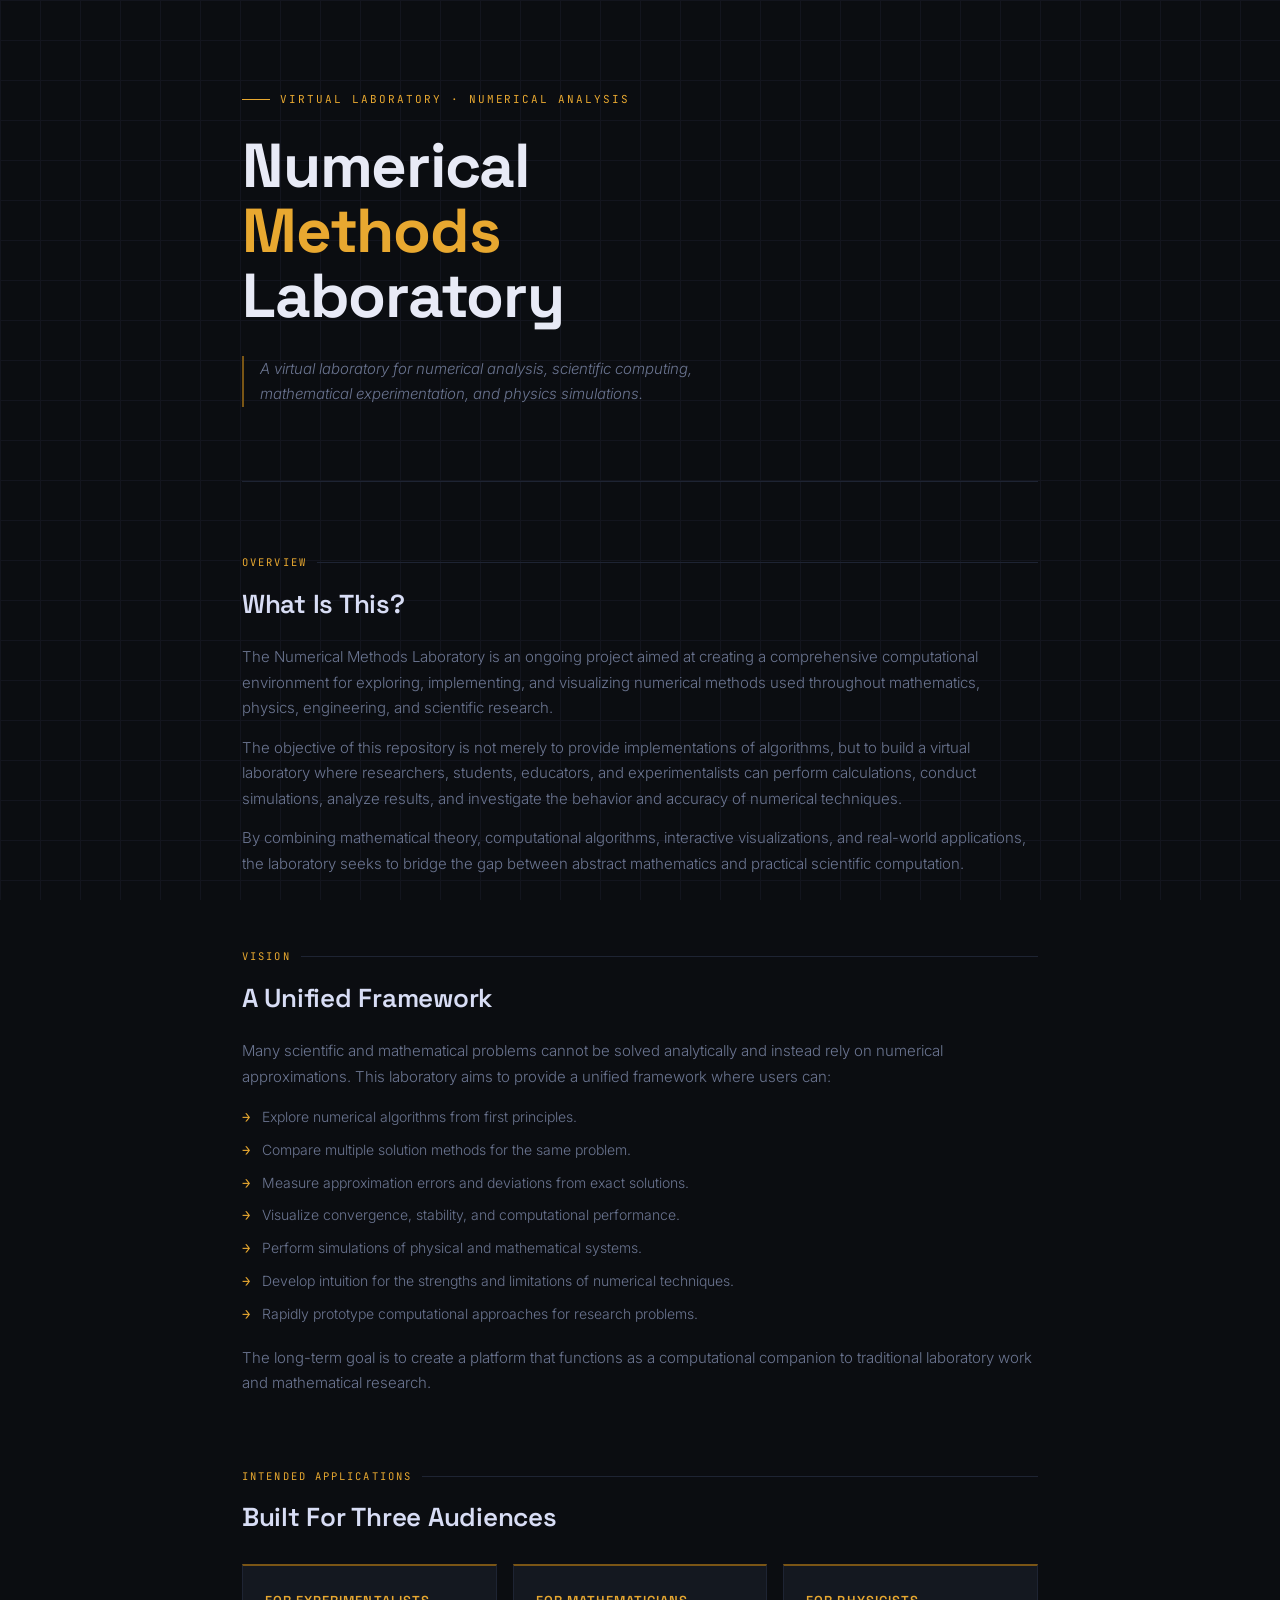
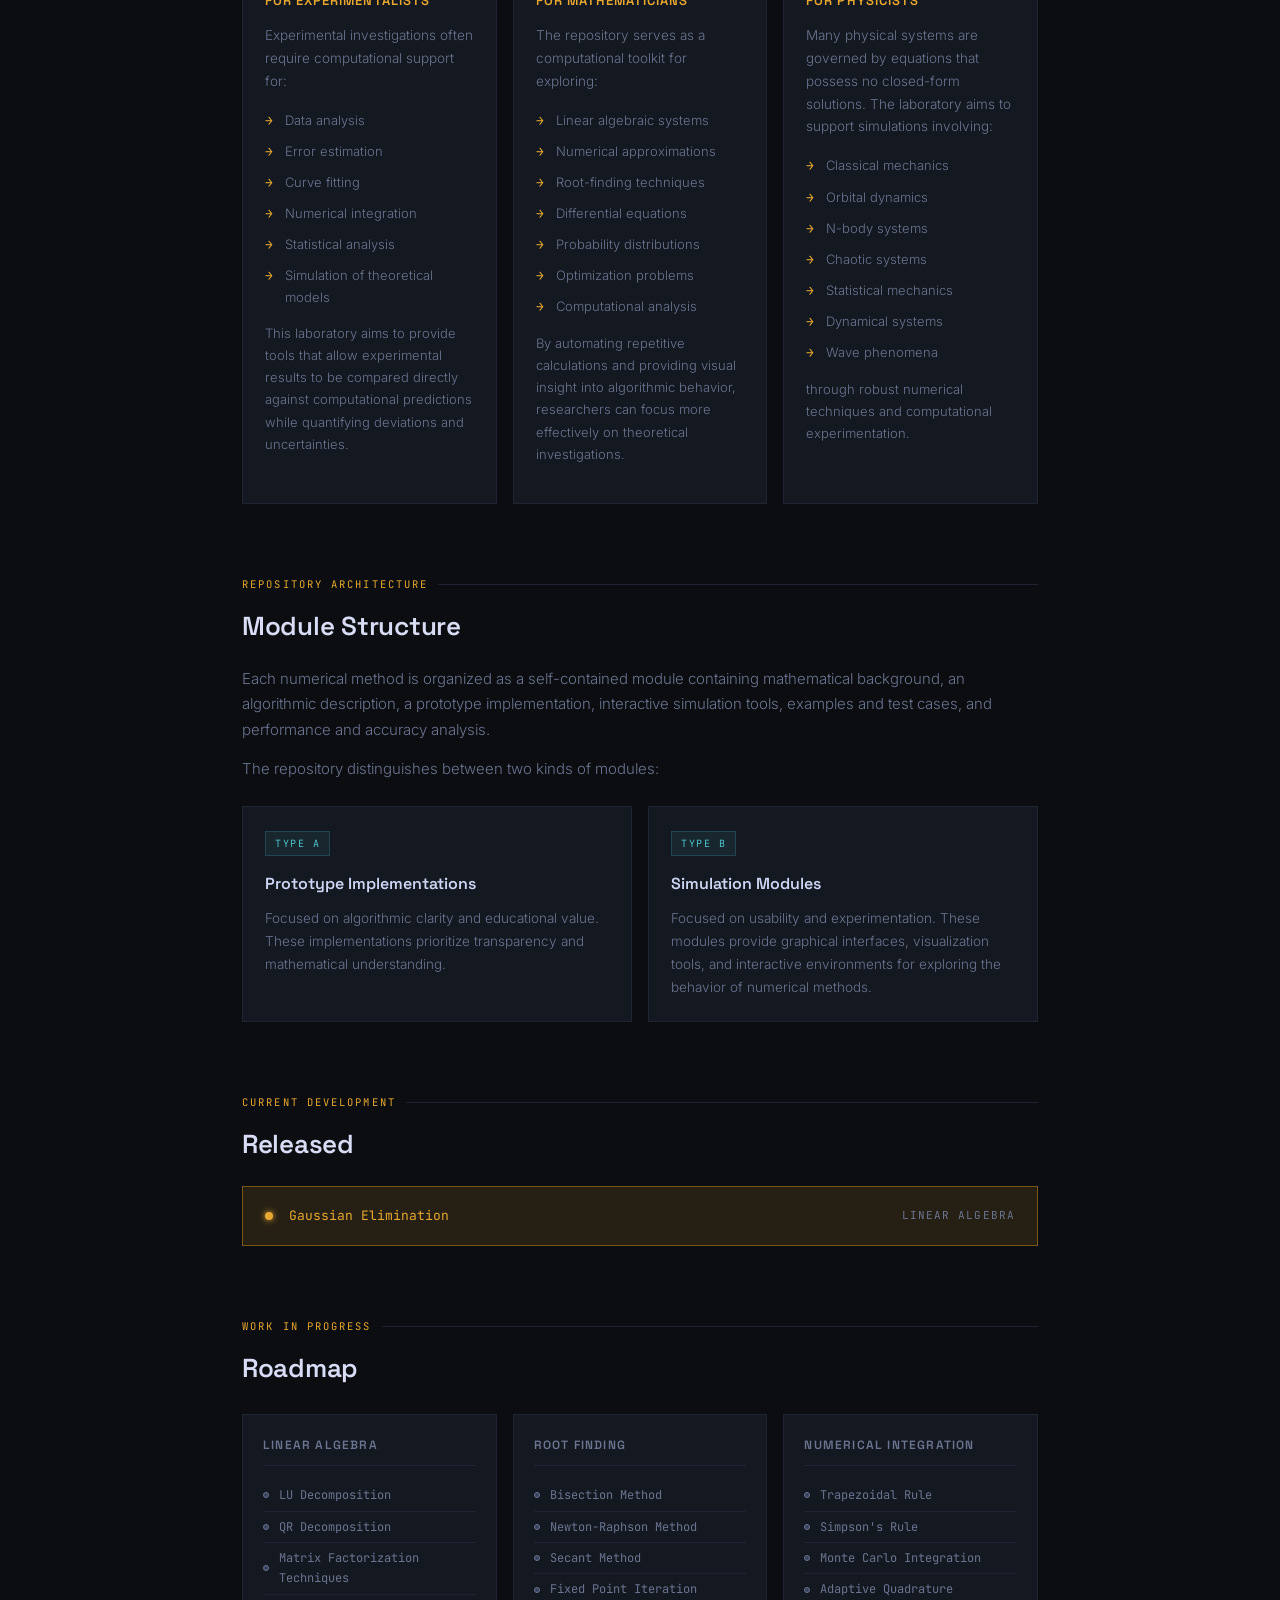
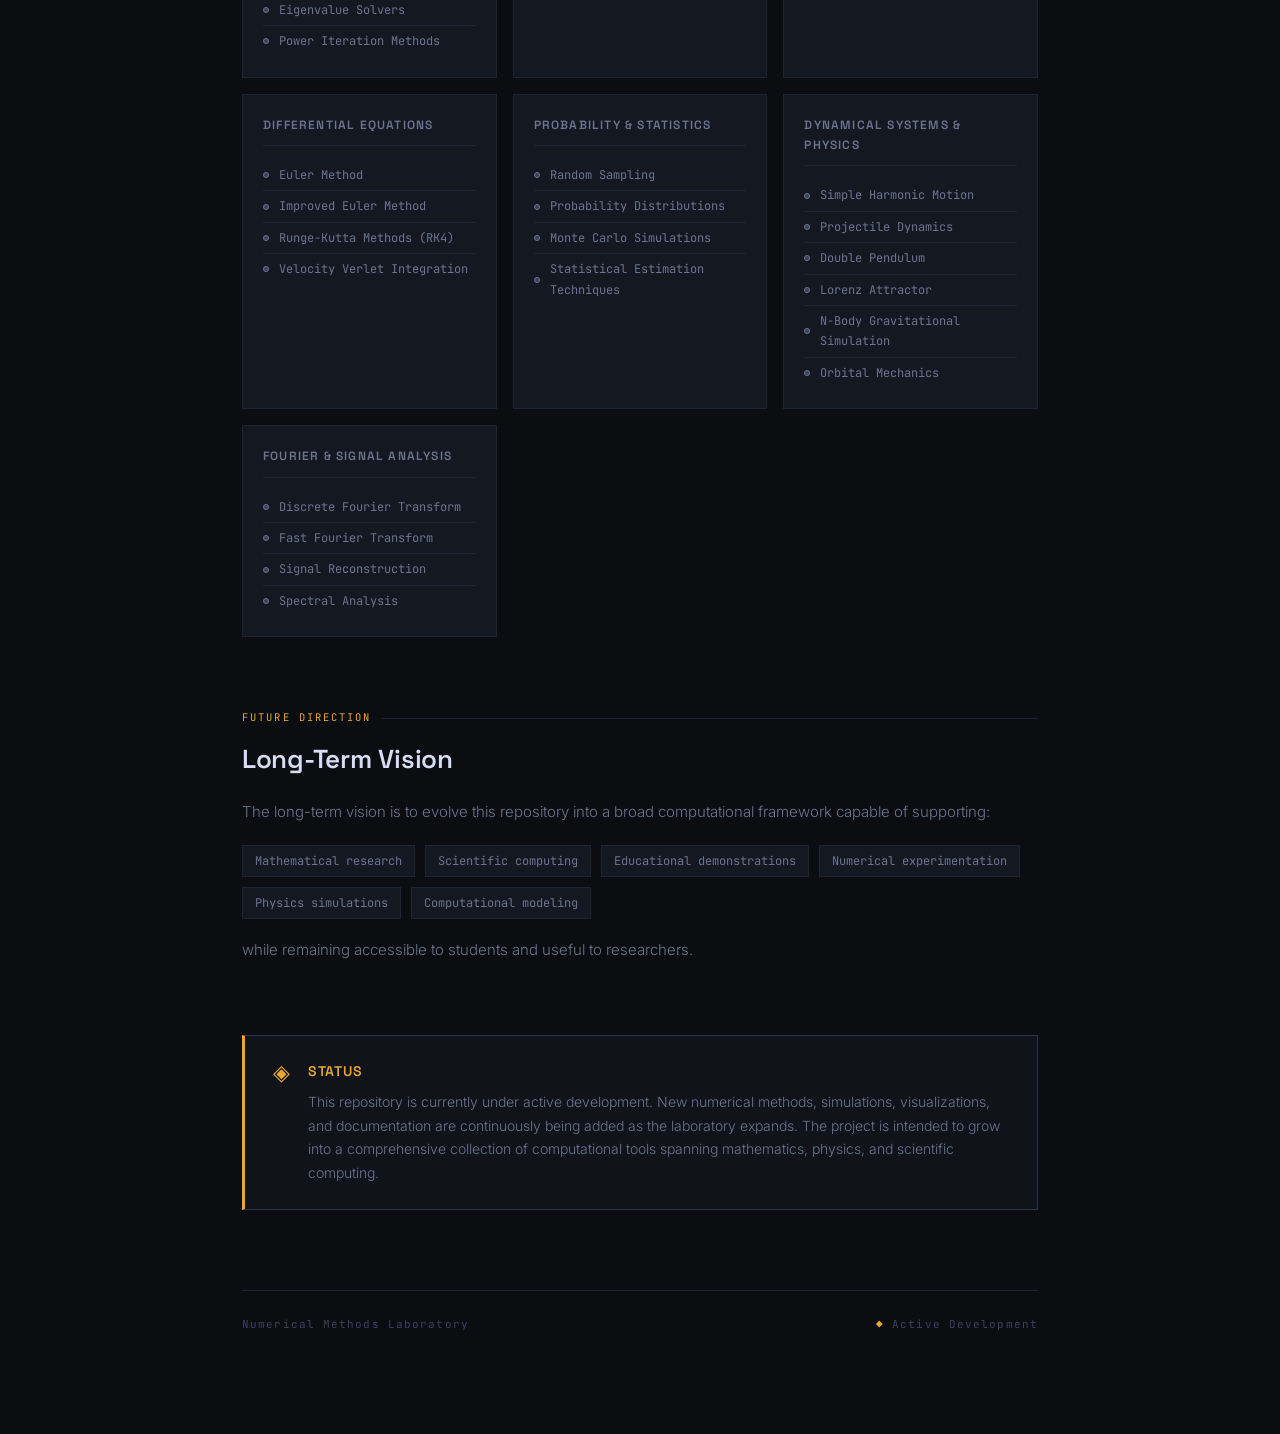
<file: index.html>
<!DOCTYPE html>
<html lang="en">
<head>
<meta charset="UTF-8">
<meta name="viewport" content="width=device-width, initial-scale=1.0">
<title>Numerical Methods Laboratory</title>
<link rel="preconnect" href="https://fonts.googleapis.com">
<link href="https://fonts.googleapis.com/css2?family=Space+Grotesk:wght@300;400;500;600;700&family=JetBrains+Mono:wght@300;400;500&family=Inter:wght@300;400;500&display=swap" rel="stylesheet">
<link rel="stylesheet" href="animations.css">
<style>
  :root {
    --bg:        #0b0d11;
    --bg-panel:  #10131a;
    --bg-card:   #141820;
    --border:    #1e2433;
    --border-lit:#2a3350;
    --amber:     #e8a830;
    --amber-dim: #7a5515;
    --amber-glow:rgba(232,168,48,0.12);
    --teal:      #4fc4cf;
    --teal-dim:  rgba(79,196,207,0.08);
    --text:      #cdd6f4;
    --text-muted:#6b7591;
    --text-faint:#3a4060;
    --mono:      'JetBrains Mono', monospace;
    --sans:      'Space Grotesk', sans-serif;
    --body:      'Inter', sans-serif;
  }

  *, *::before, *::after { box-sizing: border-box; margin: 0; padding: 0; }

  html { scroll-behavior: smooth; }

  body {
    background: var(--bg);
    color: var(--text);
    font-family: var(--body);
    font-size: 15px;
    line-height: 1.7;
    min-height: 100vh;
    overflow-x: hidden;
  }

  /* ── Grid background ── */
  body::before {
    content: '';
    position: fixed;
    inset: 0;
    background-image:
      linear-gradient(var(--text-faint) 1px, transparent 1px),
      linear-gradient(90deg, var(--text-faint) 1px, transparent 1px);
    background-size: 40px 40px;
    opacity: 0.18;
    pointer-events: none;
    z-index: 0;
  }

  .page { position: relative; z-index: 1; max-width: 860px; margin: 0 auto; padding: 0 32px 100px; }

  /* ── Hero ── */
  .hero {
    padding: 90px 0 60px;
    border-bottom: 1px solid var(--border);
  }

  .hero-eyebrow {
    font-family: var(--mono);
    font-size: 11px;
    letter-spacing: 0.18em;
    color: var(--amber);
    text-transform: uppercase;
    margin-bottom: 24px;
    display: flex;
    align-items: center;
    gap: 10px;
  }
  .hero-eyebrow::before {
    content: '';
    display: inline-block;
    width: 28px; height: 1px;
    background: var(--amber);
  }

  .hero-title {
    font-family: var(--sans);
    font-size: clamp(38px, 6vw, 62px);
    font-weight: 700;
    line-height: 1.05;
    letter-spacing: -0.02em;
    color: #e8eaf6;
    margin-bottom: 20px;
  }
  .hero-title span {
    color: var(--amber);
  }

  .hero-subtitle {
    font-family: var(--body);
    font-size: 15px;
    color: var(--text-muted);
    max-width: 520px;
    font-style: italic;
    border-left: 2px solid var(--amber-dim);
    padding-left: 16px;
    margin-top: 28px;
  }

  /* ── Section ── */
  .section {
    margin-top: 72px;
  }

  .section-label {
    font-family: var(--mono);
    font-size: 10.5px;
    letter-spacing: 0.2em;
    text-transform: uppercase;
    color: var(--amber);
    margin-bottom: 10px;
    display: flex;
    align-items: center;
    gap: 10px;
  }
  .section-label::after {
    content: '';
    flex: 1;
    height: 1px;
    background: var(--border);
  }

  .section-title {
    font-family: var(--sans);
    font-size: 26px;
    font-weight: 600;
    letter-spacing: -0.01em;
    color: #d8ddf5;
    margin-bottom: 18px;
  }

  p {
    color: var(--text-muted);
    margin-bottom: 14px;
    font-weight: 300;
  }

  /* ── Vision list ── */
  .bullet-list {
    list-style: none;
    display: grid;
    gap: 8px;
    margin-top: 16px;
  }
  .bullet-list li {
    display: flex;
    align-items: flex-start;
    gap: 12px;
    font-size: 14px;
    color: var(--text-muted);
    font-weight: 300;
  }
  .bullet-list li::before {
    content: '→';
    font-family: var(--mono);
    color: var(--amber);
    flex-shrink: 0;
    margin-top: 1px;
  }

  /* ── Audience cards ── */
  .audience-grid {
    display: grid;
    grid-template-columns: repeat(auto-fit, minmax(240px, 1fr));
    gap: 16px;
    margin-top: 24px;
  }

  .audience-card {
    background: var(--bg-card);
    border: 1px solid var(--border);
    border-top: 2px solid var(--amber-dim);
    padding: 24px 22px;
    transition: border-color 0.2s, background 0.2s;
  }
  .audience-card:hover {
    border-color: var(--border-lit);
    border-top-color: var(--amber);
    background: var(--bg-panel);
  }

  .audience-card-title {
    font-family: var(--sans);
    font-size: 13px;
    font-weight: 600;
    letter-spacing: 0.08em;
    text-transform: uppercase;
    color: var(--amber);
    margin-bottom: 12px;
  }
  .audience-card p {
    font-size: 13.5px;
    margin-bottom: 14px;
  }
  .audience-card .bullet-list li {
    font-size: 13px;
  }

  /* ── Architecture ── */
  .arch-grid {
    display: grid;
    grid-template-columns: 1fr 1fr;
    gap: 16px;
    margin-top: 24px;
  }
  @media (max-width: 560px) { .arch-grid { grid-template-columns: 1fr; } }

  .arch-card {
    background: var(--bg-card);
    border: 1px solid var(--border);
    padding: 22px;
  }

  .arch-card-badge {
    font-family: var(--mono);
    font-size: 10px;
    letter-spacing: 0.15em;
    text-transform: uppercase;
    color: var(--teal);
    background: var(--teal-dim);
    border: 1px solid rgba(79,196,207,0.2);
    padding: 3px 9px;
    display: inline-block;
    margin-bottom: 14px;
  }

  .arch-card h3 {
    font-family: var(--sans);
    font-size: 16px;
    font-weight: 600;
    color: #cdd6f4;
    margin-bottom: 10px;
  }
  .arch-card p { font-size: 13.5px; margin-bottom: 0; }

  /* ── Development status ── */
  .dev-section { margin-top: 72px; }

  .dev-columns {
    display: grid;
    grid-template-columns: repeat(auto-fill, minmax(220px, 1fr));
    gap: 16px;
    margin-top: 24px;
  }

  .dev-card {
    background: var(--bg-card);
    border: 1px solid var(--border);
    padding: 20px;
  }

  .dev-card-header {
    font-family: var(--sans);
    font-size: 12px;
    font-weight: 600;
    letter-spacing: 0.1em;
    text-transform: uppercase;
    color: var(--text-muted);
    margin-bottom: 14px;
    padding-bottom: 10px;
    border-bottom: 1px solid var(--border);
  }

  .method-item {
    display: flex;
    align-items: center;
    gap: 10px;
    padding: 5px 0;
    font-family: var(--mono);
    font-size: 12px;
    color: var(--text-muted);
    border-bottom: 1px solid var(--border);
  }
  .method-item:last-child { border-bottom: none; }

  .dot {
    width: 6px; height: 6px;
    border-radius: 50%;
    flex-shrink: 0;
  }
  .dot-done    { background: var(--amber); box-shadow: 0 0 6px var(--amber); }
  .dot-wip     { background: var(--text-faint); border: 1px solid var(--text-muted); }

  /* ── Current (done) highlight ── */
  .current-card {
    background: var(--amber-glow);
    border: 1px solid var(--amber-dim);
    padding: 18px 22px;
    display: flex;
    align-items: center;
    gap: 16px;
    margin-top: 20px;
  }
  .current-card .dot-done { width: 8px; height: 8px; }
  .current-card span {
    font-family: var(--mono);
    font-size: 13px;
    color: var(--amber);
  }
  .current-card .category {
    font-size: 11px;
    color: var(--text-muted);
    font-family: var(--mono);
    margin-left: auto;
    letter-spacing: 0.1em;
    text-transform: uppercase;
  }

  /* ── Future / Status ── */
  .future-list {
    display: flex;
    flex-wrap: wrap;
    gap: 10px;
    margin-top: 20px;
  }
  .future-tag {
    font-family: var(--mono);
    font-size: 12px;
    color: var(--text-muted);
    border: 1px solid var(--border);
    padding: 5px 12px;
    background: var(--bg-card);
  }

  .status-banner {
    margin-top: 72px;
    border: 1px solid var(--border-lit);
    border-left: 3px solid var(--amber);
    padding: 24px 28px;
    background: var(--bg-panel);
    display: flex;
    align-items: flex-start;
    gap: 18px;
  }
  .status-icon {
    font-family: var(--mono);
    font-size: 22px;
    color: var(--amber);
    flex-shrink: 0;
    line-height: 1;
    margin-top: 2px;
  }
  .status-banner h3 {
    font-family: var(--sans);
    font-size: 14px;
    font-weight: 600;
    color: var(--amber);
    margin-bottom: 6px;
    letter-spacing: 0.05em;
    text-transform: uppercase;
  }
  .status-banner p { margin-bottom: 0; font-size: 14px; }

  /* ── Footer ── */
  footer {
    margin-top: 80px;
    padding-top: 24px;
    border-top: 1px solid var(--border);
    display: flex;
    align-items: center;
    justify-content: space-between;
    flex-wrap: wrap;
    gap: 12px;
  }
  footer span {
    font-family: var(--mono);
    font-size: 11px;
    color: var(--text-faint);
    letter-spacing: 0.1em;
  }
  .footer-dot { color: var(--amber); }
</style>
</head>
<body>
<div class="page">

  <!-- HERO -->
  <header class="hero">
    <div class="hero-eyebrow">Virtual Laboratory · Numerical Analysis</div>
    <h1 class="hero-title">Numerical<br><span>Methods</span><br>Laboratory</h1>
    <p class="hero-subtitle">
      A virtual laboratory for numerical analysis, scientific computing,
      mathematical experimentation, and physics simulations.
    </p>
  </header>

  <!-- OVERVIEW -->
  <section class="section">
    <div class="section-label">Overview</div>
    <h2 class="section-title">What Is This?</h2>
    <p>
      The Numerical Methods Laboratory is an ongoing project aimed at creating a comprehensive computational
      environment for exploring, implementing, and visualizing numerical methods used throughout mathematics,
      physics, engineering, and scientific research.
    </p>
    <p>
      The objective of this repository is not merely to provide implementations of algorithms, but to build
      a virtual laboratory where researchers, students, educators, and experimentalists can perform
      calculations, conduct simulations, analyze results, and investigate the behavior and accuracy of
      numerical techniques.
    </p>
    <p>
      By combining mathematical theory, computational algorithms, interactive visualizations, and real-world
      applications, the laboratory seeks to bridge the gap between abstract mathematics and practical
      scientific computation.
    </p>
  </section>

  <!-- VISION -->
  <section class="section">
    <div class="section-label">Vision</div>
    <h2 class="section-title">A Unified Framework</h2>
    <p>
      Many scientific and mathematical problems cannot be solved analytically and instead rely on numerical
      approximations. This laboratory aims to provide a unified framework where users can:
    </p>
    <ul class="bullet-list">
      <li>Explore numerical algorithms from first principles.</li>
      <li>Compare multiple solution methods for the same problem.</li>
      <li>Measure approximation errors and deviations from exact solutions.</li>
      <li>Visualize convergence, stability, and computational performance.</li>
      <li>Perform simulations of physical and mathematical systems.</li>
      <li>Develop intuition for the strengths and limitations of numerical techniques.</li>
      <li>Rapidly prototype computational approaches for research problems.</li>
    </ul>
    <p style="margin-top:18px;">
      The long-term goal is to create a platform that functions as a computational companion to traditional
      laboratory work and mathematical research.
    </p>
  </section>

  <!-- INTENDED APPLICATIONS -->
  <section class="section">
    <div class="section-label">Intended Applications</div>
    <h2 class="section-title">Built For Three Audiences</h2>
    <div class="audience-grid">

      <div class="audience-card">
        <div class="audience-card-title">For Experimentalists</div>
        <p>Experimental investigations often require computational support for:</p>
        <ul class="bullet-list">
          <li>Data analysis</li>
          <li>Error estimation</li>
          <li>Curve fitting</li>
          <li>Numerical integration</li>
          <li>Statistical analysis</li>
          <li>Simulation of theoretical models</li>
        </ul>
        <p style="margin-top:14px;font-size:13px;">
          This laboratory aims to provide tools that allow experimental results to be compared directly
          against computational predictions while quantifying deviations and uncertainties.
        </p>
      </div>

      <div class="audience-card">
        <div class="audience-card-title">For Mathematicians</div>
        <p>The repository serves as a computational toolkit for exploring:</p>
        <ul class="bullet-list">
          <li>Linear algebraic systems</li>
          <li>Numerical approximations</li>
          <li>Root-finding techniques</li>
          <li>Differential equations</li>
          <li>Probability distributions</li>
          <li>Optimization problems</li>
          <li>Computational analysis</li>
        </ul>
        <p style="margin-top:14px;font-size:13px;">
          By automating repetitive calculations and providing visual insight into algorithmic behavior,
          researchers can focus more effectively on theoretical investigations.
        </p>
      </div>

      <div class="audience-card">
        <div class="audience-card-title">For Physicists</div>
        <p>Many physical systems are governed by equations that possess no closed-form solutions. The laboratory aims to support simulations involving:</p>
        <ul class="bullet-list">
          <li>Classical mechanics</li>
          <li>Orbital dynamics</li>
          <li>N-body systems</li>
          <li>Chaotic systems</li>
          <li>Statistical mechanics</li>
          <li>Dynamical systems</li>
          <li>Wave phenomena</li>
        </ul>
        <p style="margin-top:14px;font-size:13px;">
          through robust numerical techniques and computational experimentation.
        </p>
      </div>

    </div>
  </section>

  <!-- ARCHITECTURE -->
  <section class="section">
    <div class="section-label">Repository Architecture</div>
    <h2 class="section-title">Module Structure</h2>
    <p>
      Each numerical method is organized as a self-contained module containing mathematical background,
      an algorithmic description, a prototype implementation, interactive simulation tools, examples
      and test cases, and performance and accuracy analysis.
    </p>
    <p>The repository distinguishes between two kinds of modules:</p>
    <div class="arch-grid">
      <div class="arch-card">
        <div class="arch-card-badge">Type A</div>
        <h3>Prototype Implementations</h3>
        <p>Focused on algorithmic clarity and educational value. These implementations prioritize
        transparency and mathematical understanding.</p>
      </div>
      <div class="arch-card">
        <div class="arch-card-badge">Type B</div>
        <h3>Simulation Modules</h3>
        <p>Focused on usability and experimentation. These modules provide graphical interfaces,
        visualization tools, and interactive environments for exploring the behavior of numerical methods.</p>
      </div>
    </div>
  </section>

  <!-- CURRENT DEVELOPMENT -->
  <section class="section">
    <div class="section-label">Current Development</div>
    <h2 class="section-title">Released</h2>
    <div class="current-card">
      <div class="dot dot-done"></div>
      <span>Gaussian Elimination</span>
      <span class="category">Linear Algebra</span>
    </div>
  </section>

  <!-- WORK IN PROGRESS -->
  <div class="dev-section">
    <div class="section-label">Work In Progress</div>
    <h2 class="section-title">Roadmap</h2>
    <div class="dev-columns">

      <div class="dev-card">
        <div class="dev-card-header">Linear Algebra</div>
        <div class="method-item"><div class="dot dot-wip"></div>LU Decomposition</div>
        <div class="method-item"><div class="dot dot-wip"></div>QR Decomposition</div>
        <div class="method-item"><div class="dot dot-wip"></div>Matrix Factorization Techniques</div>
        <div class="method-item"><div class="dot dot-wip"></div>Eigenvalue Solvers</div>
        <div class="method-item"><div class="dot dot-wip"></div>Power Iteration Methods</div>
      </div>

      <div class="dev-card">
        <div class="dev-card-header">Root Finding</div>
        <div class="method-item"><div class="dot dot-wip"></div>Bisection Method</div>
        <div class="method-item"><div class="dot dot-wip"></div>Newton-Raphson Method</div>
        <div class="method-item"><div class="dot dot-wip"></div>Secant Method</div>
        <div class="method-item"><div class="dot dot-wip"></div>Fixed Point Iteration</div>
      </div>

      <div class="dev-card">
        <div class="dev-card-header">Numerical Integration</div>
        <div class="method-item"><div class="dot dot-wip"></div>Trapezoidal Rule</div>
        <div class="method-item"><div class="dot dot-wip"></div>Simpson's Rule</div>
        <div class="method-item"><div class="dot dot-wip"></div>Monte Carlo Integration</div>
        <div class="method-item"><div class="dot dot-wip"></div>Adaptive Quadrature</div>
      </div>

      <div class="dev-card">
        <div class="dev-card-header">Differential Equations</div>
        <div class="method-item"><div class="dot dot-wip"></div>Euler Method</div>
        <div class="method-item"><div class="dot dot-wip"></div>Improved Euler Method</div>
        <div class="method-item"><div class="dot dot-wip"></div>Runge-Kutta Methods (RK4)</div>
        <div class="method-item"><div class="dot dot-wip"></div>Velocity Verlet Integration</div>
      </div>

      <div class="dev-card">
        <div class="dev-card-header">Probability & Statistics</div>
        <div class="method-item"><div class="dot dot-wip"></div>Random Sampling</div>
        <div class="method-item"><div class="dot dot-wip"></div>Probability Distributions</div>
        <div class="method-item"><div class="dot dot-wip"></div>Monte Carlo Simulations</div>
        <div class="method-item"><div class="dot dot-wip"></div>Statistical Estimation Techniques</div>
      </div>

      <div class="dev-card">
        <div class="dev-card-header">Dynamical Systems & Physics</div>
        <div class="method-item"><div class="dot dot-wip"></div>Simple Harmonic Motion</div>
        <div class="method-item"><div class="dot dot-wip"></div>Projectile Dynamics</div>
        <div class="method-item"><div class="dot dot-wip"></div>Double Pendulum</div>
        <div class="method-item"><div class="dot dot-wip"></div>Lorenz Attractor</div>
        <div class="method-item"><div class="dot dot-wip"></div>N-Body Gravitational Simulation</div>
        <div class="method-item"><div class="dot dot-wip"></div>Orbital Mechanics</div>
      </div>

      <div class="dev-card">
        <div class="dev-card-header">Fourier & Signal Analysis</div>
        <div class="method-item"><div class="dot dot-wip"></div>Discrete Fourier Transform</div>
        <div class="method-item"><div class="dot dot-wip"></div>Fast Fourier Transform</div>
        <div class="method-item"><div class="dot dot-wip"></div>Signal Reconstruction</div>
        <div class="method-item"><div class="dot dot-wip"></div>Spectral Analysis</div>
      </div>

    </div>
  </div>

  <!-- FUTURE DIRECTION -->
  <section class="section">
    <div class="section-label">Future Direction</div>
    <h2 class="section-title">Long-Term Vision</h2>
    <p>
      The long-term vision is to evolve this repository into a broad computational framework capable of
      supporting:
    </p>
    <div class="future-list">
      <span class="future-tag">Mathematical research</span>
      <span class="future-tag">Scientific computing</span>
      <span class="future-tag">Educational demonstrations</span>
      <span class="future-tag">Numerical experimentation</span>
      <span class="future-tag">Physics simulations</span>
      <span class="future-tag">Computational modeling</span>
    </div>
    <p style="margin-top:18px;">
      while remaining accessible to students and useful to researchers.
    </p>
  </section>

  <!-- STATUS BANNER -->
  <div class="status-banner">
    <div class="status-icon">◈</div>
    <div>
      <h3>Status</h3>
      <p>
        This repository is currently under active development. New numerical methods, simulations,
        visualizations, and documentation are continuously being added as the laboratory expands.
        The project is intended to grow into a comprehensive collection of computational tools spanning
        mathematics, physics, and scientific computing.
      </p>
    </div>
  </div>

  <footer>
    <span>Numerical Methods Laboratory</span>
    <span><span class="footer-dot">◆</span> Active Development</span>
  </footer>

</div>

<script>
  // Observe .section, .dev-section, .status-banner, footer
  const targets = document.querySelectorAll(
    '.section, .dev-section, .status-banner, footer'
  );

  const observer = new IntersectionObserver(
    (entries) => {
      entries.forEach((entry) => {
        if (entry.isIntersecting) {
          entry.target.classList.add('is-visible');
          observer.unobserve(entry.target); // fire once
        }
      });
    },
    { threshold: 0.08 }
  );

  targets.forEach((el) => observer.observe(el));
</script>
</body>
</html>
</file>
<file: animations.css>
/* ═══════════════════════════════════════════════════════════════
   NUMERICAL METHODS LABORATORY · animations.css
   ─────────────────────────────────────────────────────────────── */

/* ── 1. Reduced-motion override (always first) ────────────────── */
@media (prefers-reduced-motion: reduce) {
  *, *::before, *::after {
    animation-duration: 0.01ms !important;
    animation-iteration-count: 1 !important;
    transition-duration: 0.01ms !important;
  }
}


/* ══════════════════════════════════════════════════════════════
   2. KEYFRAMES
   ══════════════════════════════════════════════════════════════ */

/* Grid background slow drift */
@keyframes grid-drift {
  0%   { transform: translate(0, 0); }
  100% { transform: translate(40px, 40px); }
}

/* Hero title lines slide up + fade in */
@keyframes slide-up {
  from { opacity: 0; transform: translateY(22px); }
  to   { opacity: 1; transform: translateY(0); }
}

/* Eyebrow line extends left-to-right */
@keyframes line-grow {
  from { width: 0; }
  to   { width: 28px; }
}

/* Eyebrow text fades in after line */
@keyframes fade-in {
  from { opacity: 0; }
  to   { opacity: 1; }
}

/* Left-border quote slides in from left */
@keyframes border-reveal {
  from { opacity: 0; transform: translateX(-12px); }
  to   { opacity: 1; transform: translateX(0); }
}

/* Section label rule extends right */
@keyframes rule-grow {
  from { flex-basis: 0; opacity: 0; }
  to   { flex-basis: auto; opacity: 1; }
}

/* Cards enter from below */
@keyframes card-rise {
  from { opacity: 0; transform: translateY(18px); }
  to   { opacity: 1; transform: translateY(0); }
}

/* Amber dot pulse (released item) */
@keyframes dot-pulse {
  0%, 100% { box-shadow: 0 0 4px 1px rgba(232, 168, 48, 0.5); }
  50%       { box-shadow: 0 0 10px 4px rgba(232, 168, 48, 0.9); }
}

/* Scanline sweep across the hero (CRT feel) */
@keyframes scanline {
  0%   { top: -8%; }
  100% { top: 108%; }
}

/* Footer fade up */
@keyframes footer-rise {
  from { opacity: 0; transform: translateY(10px); }
  to   { opacity: 1; transform: translateY(0); }
}

/* Status banner slide in from left */
@keyframes banner-enter {
  from { opacity: 0; transform: translateX(-16px); }
  to   { opacity: 1; transform: translateX(0); }
}

/* Future tag pop in */
@keyframes tag-pop {
  from { opacity: 0; transform: scale(0.88); }
  to   { opacity: 1; transform: scale(1); }
}

/* Flicker — very subtle, like a CRT warming up */
@keyframes flicker {
  0%, 19%, 21%, 23%, 25%, 54%, 56%, 100% { opacity: 1; }
  20%, 24%, 55%                           { opacity: 0.94; }
}


/* ══════════════════════════════════════════════════════════════
   3. GRID BACKGROUND
   ══════════════════════════════════════════════════════════════ */

body::before {
  animation: grid-drift 18s linear infinite;
}


/* ══════════════════════════════════════════════════════════════
   4. SCANLINE — single sweep on load, hero only
   ══════════════════════════════════════════════════════════════ */

.hero {
  position: relative;
  overflow: hidden;
}

.hero::after {
  content: '';
  position: absolute;
  left: 0; right: 0;
  height: 8%;
  background: linear-gradient(
    to bottom,
    transparent,
    rgba(232, 168, 48, 0.03) 50%,
    transparent
  );
  pointer-events: none;
  animation: scanline 1.4s cubic-bezier(0.4, 0, 0.6, 1) 0.2s 1 forwards;
  top: -8%;
}


/* ══════════════════════════════════════════════════════════════
   5. HERO ENTRANCE
   ══════════════════════════════════════════════════════════════ */

.hero-eyebrow::before {
  animation: line-grow 0.5s ease-out 0.1s both;
}

.hero-eyebrow {
  animation: fade-in 0.5s ease-out 0.4s both;
}

.hero-title {
  animation: slide-up 0.7s cubic-bezier(0.22, 1, 0.36, 1) 0.3s both,
             flicker 0.3s ease-out 0.9s 1 forwards;
}

.hero-subtitle {
  animation: border-reveal 0.6s cubic-bezier(0.22, 1, 0.36, 1) 0.7s both;
}


/* ══════════════════════════════════════════════════════════════
   6. SECTIONS — scroll-triggered via .is-visible class
      (JS below adds this class via IntersectionObserver)
   ══════════════════════════════════════════════════════════════ */

.section,
.dev-section {
  opacity: 0;
  transform: translateY(20px);
  transition: opacity 0.55s ease, transform 0.55s cubic-bezier(0.22, 1, 0.36, 1);
}

.section.is-visible,
.dev-section.is-visible {
  opacity: 1;
  transform: translateY(0);
}

/* Section label rule */
.section-label::after,
.dev-section .section-label::after {
  transition: flex-basis 0.6s ease, opacity 0.6s ease;
  flex-basis: 0;
  opacity: 0;
}

.section.is-visible .section-label::after,
.dev-section.is-visible .section-label::after {
  flex-basis: auto;
  opacity: 1;
}


/* ══════════════════════════════════════════════════════════════
   7. AUDIENCE CARDS — staggered rise on section reveal
   ══════════════════════════════════════════════════════════════ */

.audience-card {
  opacity: 0;
  transform: translateY(18px);
  transition:
    opacity 0.45s ease,
    transform 0.45s cubic-bezier(0.22, 1, 0.36, 1),
    border-color 0.2s ease,
    background 0.2s ease;
}

.section.is-visible .audience-card:nth-child(1) { opacity: 1; transform: translateY(0); transition-delay: 0.05s; }
.section.is-visible .audience-card:nth-child(2) { opacity: 1; transform: translateY(0); transition-delay: 0.15s; }
.section.is-visible .audience-card:nth-child(3) { opacity: 1; transform: translateY(0); transition-delay: 0.25s; }


/* ══════════════════════════════════════════════════════════════
   8. ARCH CARDS
   ══════════════════════════════════════════════════════════════ */

.arch-card {
  opacity: 0;
  transform: translateY(14px);
  transition: opacity 0.4s ease, transform 0.4s ease;
}

.section.is-visible .arch-card:nth-child(1) { opacity: 1; transform: translateY(0); transition-delay: 0.1s; }
.section.is-visible .arch-card:nth-child(2) { opacity: 1; transform: translateY(0); transition-delay: 0.2s; }


/* ══════════════════════════════════════════════════════════════
   9. CURRENT-CARD (released item) — amber dot pulse
   ══════════════════════════════════════════════════════════════ */

.current-card {
  opacity: 0;
  transform: translateX(-10px);
  transition: opacity 0.5s ease 0.15s, transform 0.5s cubic-bezier(0.22, 1, 0.36, 1) 0.15s;
}

.section.is-visible .current-card {
  opacity: 1;
  transform: translateX(0);
}

.dot-done {
  animation: dot-pulse 2.4s ease-in-out 1.2s infinite;
}


/* ══════════════════════════════════════════════════════════════
   10. DEV CARDS — staggered cascade
   ══════════════════════════════════════════════════════════════ */

.dev-card {
  opacity: 0;
  transform: translateY(16px);
  transition: opacity 0.4s ease, transform 0.4s cubic-bezier(0.22, 1, 0.36, 1);
}

.dev-section.is-visible .dev-card:nth-child(1)  { opacity: 1; transform: translateY(0); transition-delay: 0.04s; }
.dev-section.is-visible .dev-card:nth-child(2)  { opacity: 1; transform: translateY(0); transition-delay: 0.09s; }
.dev-section.is-visible .dev-card:nth-child(3)  { opacity: 1; transform: translateY(0); transition-delay: 0.14s; }
.dev-section.is-visible .dev-card:nth-child(4)  { opacity: 1; transform: translateY(0); transition-delay: 0.19s; }
.dev-section.is-visible .dev-card:nth-child(5)  { opacity: 1; transform: translateY(0); transition-delay: 0.24s; }
.dev-section.is-visible .dev-card:nth-child(6)  { opacity: 1; transform: translateY(0); transition-delay: 0.29s; }
.dev-section.is-visible .dev-card:nth-child(7)  { opacity: 1; transform: translateY(0); transition-delay: 0.34s; }


/* ══════════════════════════════════════════════════════════════
   11. FUTURE TAGS — staggered pop
   ══════════════════════════════════════════════════════════════ */

.future-tag {
  opacity: 0;
  transform: scale(0.88);
  transition: opacity 0.3s ease, transform 0.3s cubic-bezier(0.34, 1.56, 0.64, 1);
}

.section.is-visible .future-tag:nth-child(1) { opacity: 1; transform: scale(1); transition-delay: 0.05s; }
.section.is-visible .future-tag:nth-child(2) { opacity: 1; transform: scale(1); transition-delay: 0.10s; }
.section.is-visible .future-tag:nth-child(3) { opacity: 1; transform: scale(1); transition-delay: 0.15s; }
.section.is-visible .future-tag:nth-child(4) { opacity: 1; transform: scale(1); transition-delay: 0.20s; }
.section.is-visible .future-tag:nth-child(5) { opacity: 1; transform: scale(1); transition-delay: 0.25s; }
.section.is-visible .future-tag:nth-child(6) { opacity: 1; transform: scale(1); transition-delay: 0.30s; }


/* ══════════════════════════════════════════════════════════════
   12. STATUS BANNER
   ══════════════════════════════════════════════════════════════ */

.status-banner {
  opacity: 0;
  transform: translateX(-16px);
  transition: opacity 0.55s ease, transform 0.55s cubic-bezier(0.22, 1, 0.36, 1);
}

.status-banner.is-visible {
  opacity: 1;
  transform: translateX(0);
}


/* ══════════════════════════════════════════════════════════════
   13. FOOTER
   ══════════════════════════════════════════════════════════════ */

footer {
  opacity: 0;
  transform: translateY(10px);
  transition: opacity 0.5s ease, transform 0.5s ease;
}

footer.is-visible {
  opacity: 1;
  transform: translateY(0);
}


/* ══════════════════════════════════════════════════════════════
   14. HOVER MICRO-INTERACTIONS
   ══════════════════════════════════════════════════════════════ */

/* Method items — row highlight on hover */
.method-item {
  transition: color 0.18s ease, padding-left 0.18s ease;
}

.method-item:hover {
  color: var(--text);
  padding-left: 6px;
}

/* Arch card badge glow on card hover */
.arch-card:hover .arch-card-badge {
  background: rgba(79, 196, 207, 0.14);
  transition: background 0.2s ease;
}

/* Current card border shimmer on hover */
.current-card {
  transition:
    opacity 0.5s ease 0.15s,
    transform 0.5s cubic-bezier(0.22, 1, 0.36, 1) 0.15s,
    border-color 0.25s ease,
    background 0.25s ease;
}

.current-card:hover {
  border-color: var(--amber);
  background: rgba(232, 168, 48, 0.18);
}

/* Future tags — lift on hover */
.future-tag:hover {
  color: var(--amber);
  border-color: var(--amber-dim);
  transform: translateY(-2px);
  transition: color 0.18s, border-color 0.18s, transform 0.18s;
}
</file>
